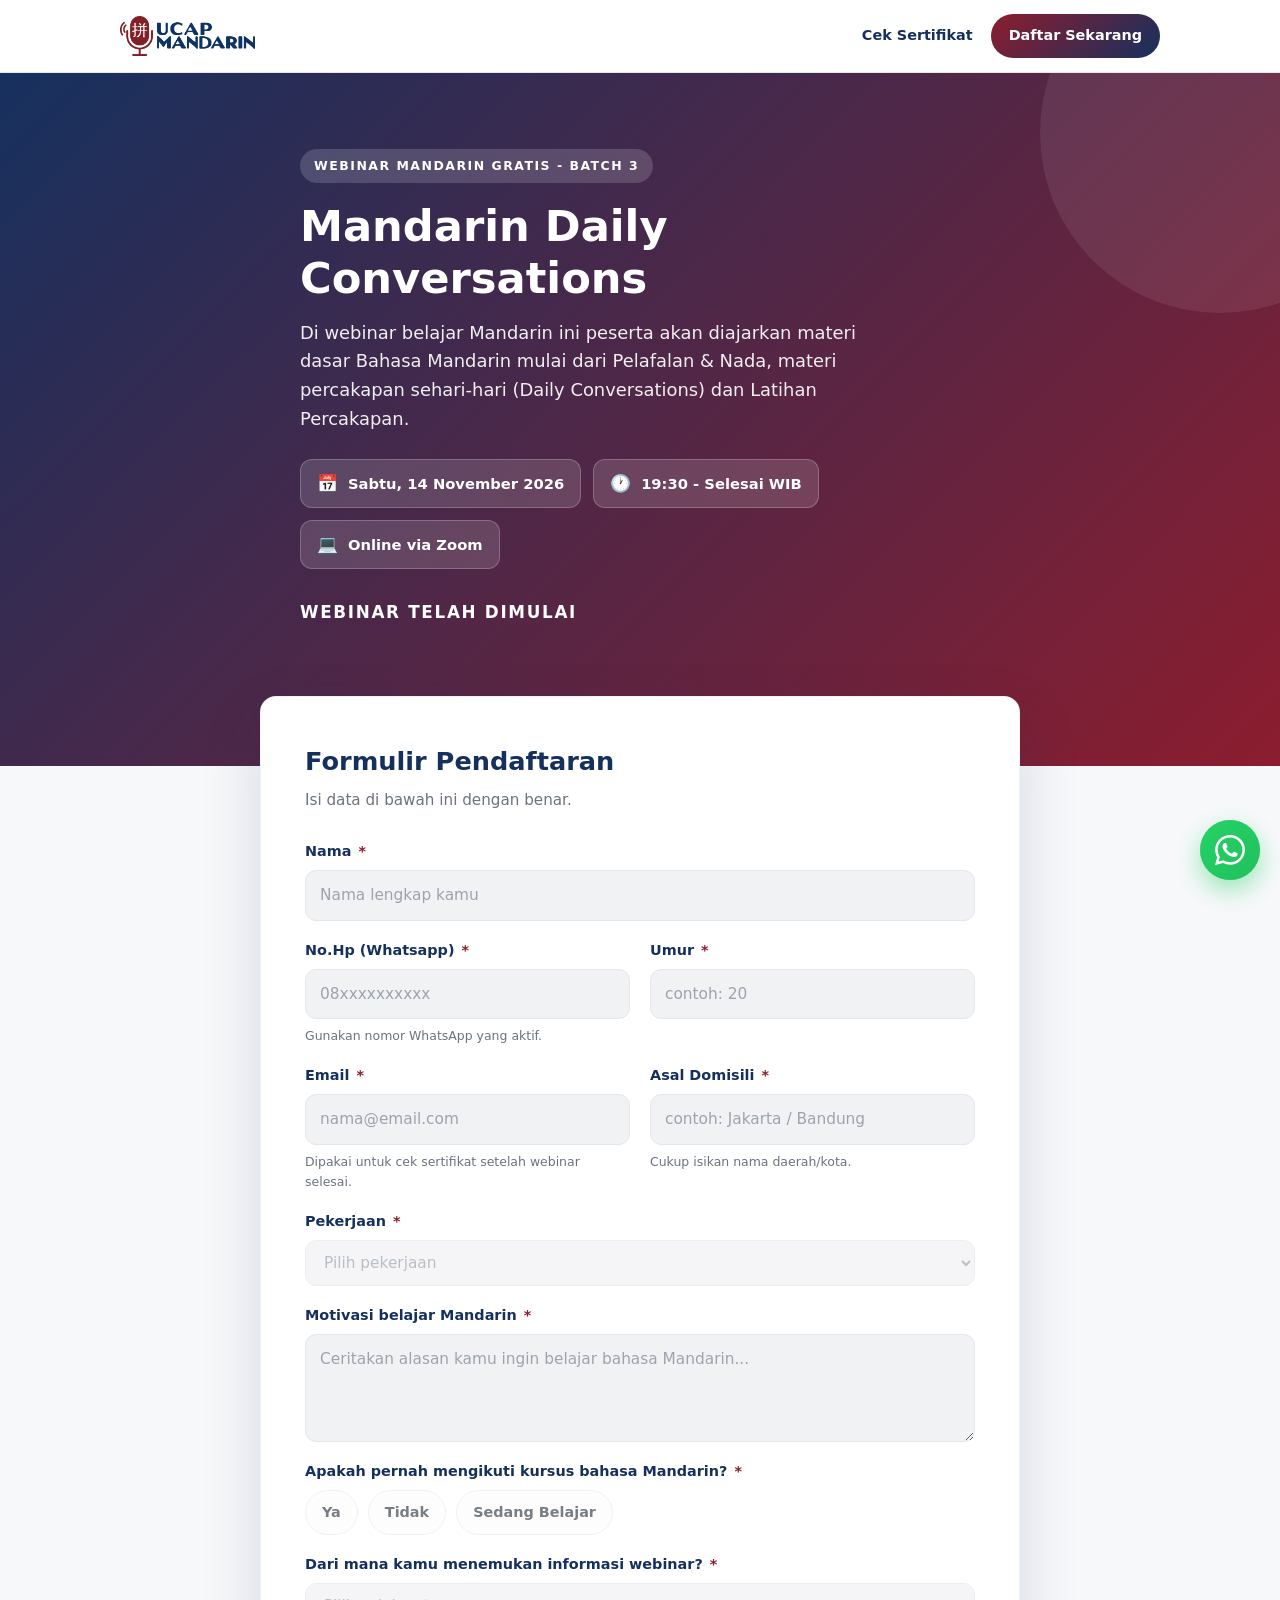
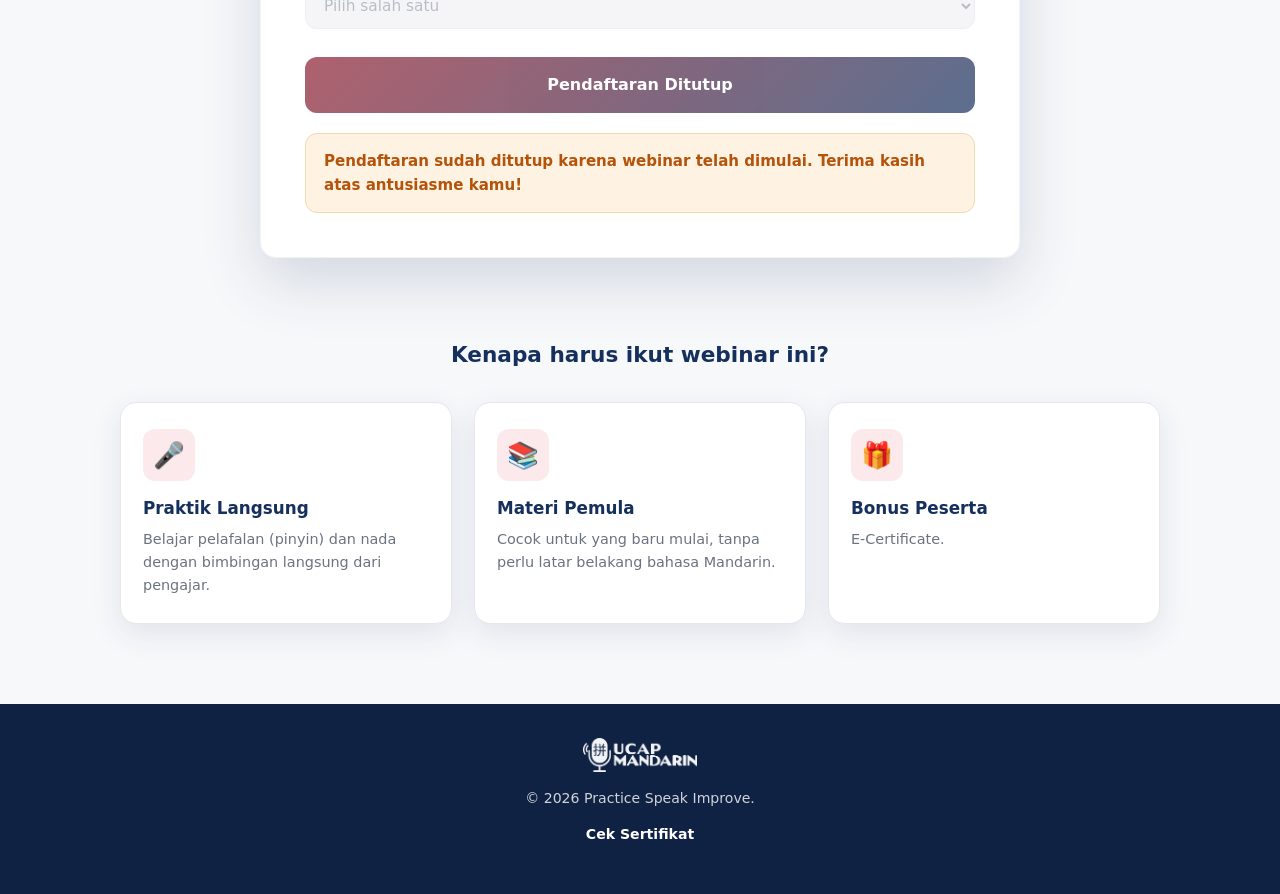
<file: index.html>
<!DOCTYPE html>
<html lang="id">
<head>
  <meta charset="UTF-8" />
  <meta name="viewport" content="width=device-width, initial-scale=1.0" />
  <meta name="description" content="Registrasi Webinar Belajar Mandarin bersama UCAP MANDARIN." />
  <title>Registrasi Webinar - UCAP MANDARIN</title>
  <link rel="icon" href="Logo.png" />
  <link rel="stylesheet" href="css/style.css" />
  <link rel="stylesheet" href="css/floating-wa.css" />
</head>
<body>

  <header class="site-header">
    <div class="container">
      <a class="brand" href="#daftar" aria-label="UCAP MANDARIN">
        <img src="Logo.png" alt="Logo UCAP MANDARIN" />
      </a>
      <nav class="header-nav">
        <a class="header-link" href="cek-sertifikat.html">Cek Sertifikat</a>
        <a class="header-cta" href="#daftar">Daftar Sekarang</a>
      </nav>
    </div>
  </header>

  <!-- ================= HERO =================
       Ganti teks di bawah ini sesuai detail webinar Anda -->
  <section class="hero">
    <div class="container hero-inner">
      <span class="eyebrow">Webinar Mandarin Gratis - Batch 3</span>
      <h1>Mandarin Daily Conversations</h1>
      <p class="lead">
        Di webinar belajar Mandarin ini peserta akan diajarkan materi dasar Bahasa Mandarin mulai dari Pelafalan & Nada, materi percakapan sehari-hari (Daily Conversations) dan Latihan Percakapan.
      </p>
      <div class="hero-meta" id="heroMeta">
        <div class="meta-chip"><span class="ico">&#128197;</span> Sabtu, 14 November 2026</div>
        <div class="meta-chip"><span class="ico">&#128336;</span> 19:30 - 20:30 WIB</div>
        <div class="meta-chip"><span class="ico">&#128187;</span> Online via Zoom</div>
        <div class="meta-chip"><span class="ico">&#127873;</span> GRATIS</div>
      </div>

      <div class="countdown" id="countdown" hidden>
        <p class="countdown-title">Webinar dimulai dalam</p>
        <div class="countdown-boxes">
          <div class="cd-box"><span class="cd-num" id="cd-days">00</span><span class="cd-label">Hari</span></div>
          <div class="cd-box"><span class="cd-num" id="cd-hours">00</span><span class="cd-label">Jam</span></div>
          <div class="cd-box"><span class="cd-num" id="cd-mins">00</span><span class="cd-label">Menit</span></div>
          <div class="cd-box"><span class="cd-num" id="cd-secs">00</span><span class="cd-label">Detik</span></div>
        </div>
      </div>
    </div>
  </section>

  <!-- ================= FORM ================= -->
  <section class="form-section" id="daftar">
    <div class="container">
      <div class="form-card">
        <h2>Formulir Pendaftaran</h2>
        <p class="subtitle">Isi data di bawah ini dengan benar.</p>

        <form id="regForm" novalidate>
          <div class="grid">

            <div class="field full">
              <label for="nama">Nama <span class="req">*</span></label>
              <input type="text" id="nama" name="nama" placeholder="Nama lengkap kamu" autocomplete="name" required />
              <p class="error-text" data-for="nama">Mohon isi nama kamu.</p>
            </div>

            <div class="field">
              <label for="hp">No.Hp (Whatsapp) <span class="req">*</span></label>
              <input type="tel" id="hp" name="hp" placeholder="08xxxxxxxxxx" inputmode="numeric" autocomplete="tel" required />
              <p class="hint">Gunakan nomor WhatsApp yang aktif.</p>
              <p class="error-text" data-for="hp">Masukkan nomor WhatsApp yang valid (min. 9 digit angka).</p>
            </div>

            <div class="field">
              <label for="umur">Umur <span class="req">*</span></label>
              <input type="number" id="umur" name="umur" placeholder="contoh: 20" min="5" max="100" required />
              <p class="error-text" data-for="umur">Masukkan umur yang valid.</p>
            </div>

            <div class="field">
              <label for="email">Email <span class="req">*</span></label>
              <input type="email" id="email" name="email" placeholder="nama@email.com" autocomplete="email" required />
              <p class="hint">Dipakai untuk cek sertifikat setelah webinar selesai.</p>
              <p class="error-text" data-for="email">Masukkan email yang valid.</p>
            </div>

            <div class="field">
              <label for="domisili">Asal Domisili <span class="req">*</span></label>
              <input type="text" id="domisili" name="domisili" placeholder="contoh: Jakarta / Bandung" required />
              <p class="hint">Cukup isikan nama daerah/kota.</p>
              <p class="error-text" data-for="domisili">Mohon isi asal domisili kamu.</p>
            </div>

            <div class="field full">
              <label for="pekerjaan">Pekerjaan <span class="req">*</span></label>
              <select id="pekerjaan" name="pekerjaan" required>
                <option value="" disabled selected>Pilih pekerjaan</option>
                <option>Pelajar / Mahasiswa</option>
                <option>Karyawan / Swasta</option>
                <option>Wirausaha</option>
                <option>Guru / Dosen</option>
                <option>Ibu Rumah Tangga</option>
                <option>Freelancer</option>
                <option>Lainnya</option>
              </select>
              <p class="error-text" data-for="pekerjaan">Mohon pilih pekerjaan kamu.</p>
            </div>

            <div class="field full">
              <label for="motivasi">Motivasi belajar Mandarin <span class="req">*</span></label>
              <textarea id="motivasi" name="motivasi" placeholder="Ceritakan alasan kamu ingin belajar bahasa Mandarin..." required></textarea>
              <p class="error-text" data-for="motivasi">Mohon tuliskan motivasi kamu.</p>
            </div>

            <div class="field full">
              <label>Apakah pernah mengikuti kursus bahasa Mandarin? <span class="req">*</span></label>
              <div class="radio-group" data-group="kursus">
                <label class="radio-opt">
                  <input type="radio" name="kursus" value="Ya" required />
                  <span>Ya</span>
                </label>
                <label class="radio-opt">
                  <input type="radio" name="kursus" value="Tidak" />
                  <span>Tidak</span>
                </label>
                <label class="radio-opt">
                  <input type="radio" name="kursus" value="Sedang berjalan" />
                  <span>Sedang Belajar</span>
                </label>
              </div>
              <p class="error-text" data-for="kursus">Mohon pilih salah satu.</p>
            </div>

            <div class="field full">
              <label for="sumber">Dari mana kamu menemukan informasi webinar? <span class="req">*</span></label>
              <select id="sumber" name="sumber" required>
                <option value="" disabled selected>Pilih salah satu</option>
                <option>Threads</option>
                <option>Instagram</option>
                <option>TikTok</option>
                <option>Facebook</option>
                <option>WhatsApp / Broadcast</option>
                <option>Teman / Keluarga</option>
                <option>Google</option>
                <option>Lainnya</option>
              </select>
              <p class="error-text" data-for="sumber">Mohon pilih salah satu.</p>
            </div>

            <!-- Honeypot (jangan diisi) -->
            <div class="hp" aria-hidden="true">
              <label for="website">Website</label>
              <input type="text" id="website" name="website" tabindex="-1" autocomplete="off" />
            </div>

          </div>

          <div class="submit-row">
            <button type="submit" class="btn" id="submitBtn">
              <span class="spinner"></span>
              <span class="btn-label">Daftar Sekarang</span>
            </button>
          </div>

          <div class="notice" id="notice" role="status" aria-live="polite"></div>
        </form>
      </div>
    </div>
  </section>

  <!-- ================= BENEFITS ================= -->
  <section class="benefits">
    <div class="container">
      <h3>Kenapa harus ikut webinar ini?</h3>
      <div class="benefit-grid">
        <div class="benefit">
          <div class="ico">&#127908;</div>
          <h4>Praktik Langsung</h4>
          <p>Belajar pelafalan (pinyin) dan nada dengan bimbingan langsung dari pengajar.</p>
        </div>
        <div class="benefit">
          <div class="ico">&#128218;</div>
          <h4>Materi Pemula</h4>
          <p>Cocok untuk yang baru mulai, tanpa perlu latar belakang bahasa Mandarin.</p>
        </div>
        <div class="benefit">
          <div class="ico">&#127873;</div>
          <h4>Bonus Peserta</h4>
          <p>E-Certificate.</p>
        </div>
      </div>
    </div>
  </section>

  <footer>
    <div class="container">
      <img src="Logo.png" alt="UCAP MANDARIN" />
      <p>&copy; <span id="year"></span> Practice Speak Improve.</p>
      <p style="margin-top:8px;"><a href="cek-sertifikat.html">Cek Sertifikat</a></p>
    </div>
  </footer>

  <script src="js/config.js"></script>
  <script src="js/main.js"></script>
  <script src="js/floating-wa.js"></script>
  <script src="js/no-inspect.js"></script>
</body>
</html>
</file>
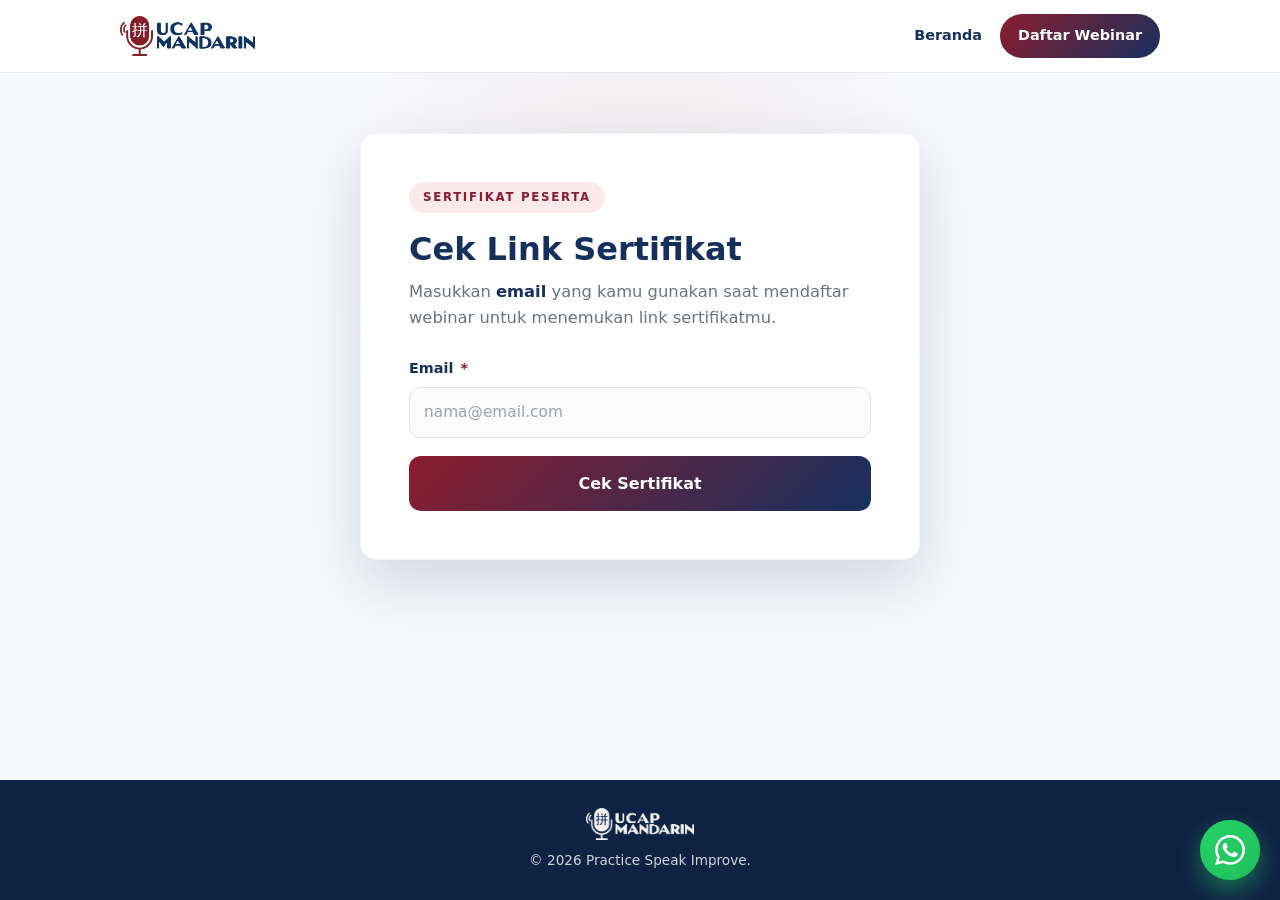
<file: cek-sertifikat.html>
<!DOCTYPE html>
<html lang="id">
<head>
  <meta charset="UTF-8" />
  <meta name="viewport" content="width=device-width, initial-scale=1.0" />
  <meta name="robots" content="noindex" />
  <title>Cek Sertifikat - UCAP MANDARIN</title>
  <link rel="icon" href="Logo.png" />
  <link rel="stylesheet" href="css/cek-sertifikat.css" />
  <link rel="stylesheet" href="css/floating-wa.css" />
</head>
<body>

  <header class="site-header">
    <div class="container">
      <a class="brand" href="index.html" aria-label="UCAP MANDARIN">
        <img src="Logo.png" alt="Logo UCAP MANDARIN" />
      </a>
      <nav class="header-nav">
        <a class="header-link" href="index.html">Beranda</a>
        <a class="header-cta" href="index.html#daftar">Daftar Webinar</a>
      </nav>
    </div>
  </header>

  <main>
    <div class="container">
      <div class="card">
        <span class="eyebrow">Sertifikat Peserta</span>
        <h1>Cek Link Sertifikat</h1>
        <p class="lead">
          Masukkan <strong>email</strong> yang kamu gunakan saat mendaftar webinar
          untuk menemukan link sertifikatmu.
        </p>

        <form id="certForm" novalidate>
          <div class="field">
            <label for="email">Email <span class="req">*</span></label>
            <input type="email" id="email" name="email" placeholder="nama@email.com" autocomplete="email" required />
            <p class="error-text" data-for="email">Masukkan email yang valid.</p>
          </div>

          <button type="submit" class="btn" id="checkBtn">
            <span class="spinner"></span>
            <span class="btn-label">Cek Sertifikat</span>
          </button>
        </form>

        <div class="notice" id="notice" role="status" aria-live="polite"></div>

        <div class="result" id="result">
          <div class="result-icon">&#127942;</div>
          <h2 class="result-title" id="resultTitle"></h2>
          <p class="result-text" id="resultText"></p>

          <form class="review-form" id="reviewForm" novalidate>
            <h3>Beri Review Webinar</h3>
            <p class="review-sub">
              Bagikan pengalamanmu mengikuti webinar dulu, lalu tombol download
              sertifikat akan langsung muncul.
            </p>

            <div class="rating" id="rating" role="radiogroup" aria-label="Rating webinar">
              <button type="button" class="star" data-value="1" role="radio" aria-checked="false" aria-label="1 bintang">&#9733;</button>
              <button type="button" class="star" data-value="2" role="radio" aria-checked="false" aria-label="2 bintang">&#9733;</button>
              <button type="button" class="star" data-value="3" role="radio" aria-checked="false" aria-label="3 bintang">&#9733;</button>
              <button type="button" class="star" data-value="4" role="radio" aria-checked="false" aria-label="4 bintang">&#9733;</button>
              <button type="button" class="star" data-value="5" role="radio" aria-checked="false" aria-label="5 bintang">&#9733;</button>
            </div>
            <p class="error-text" data-for="rating">Pilih rating webinar terlebih dahulu.</p>

            <label class="sr-only" for="reviewText">Review webinar</label>
            <textarea id="reviewText" name="review" rows="4" maxlength="600" placeholder="Tulis kesan, saran, atau pengalamanmu mengikuti webinar..." required></textarea>
            <p class="error-text" data-for="review">Tulis review kamu terlebih dahulu.</p>

            <button type="submit" class="btn btn-review" id="reviewBtn">
              <span class="spinner"></span>
              <span class="btn-label">Kirim Review &amp; Buka Download</span>
            </button>
            <p class="review-status" id="reviewStatus" role="status" aria-live="polite"></p>
          </form>

          <a class="btn btn-download" id="downloadBtn" href="#" target="_blank" rel="noopener">
            <span>&#128196;</span> Buka / Download Sertifikat
          </a>
        </div>
      </div>
    </div>
  </main>

  <footer>
    <div class="container">
      <img src="Logo.png" alt="UCAP MANDARIN" />
      <p>&copy; <span id="year"></span> Practice Speak Improve.</p>
    </div>
  </footer>

  <script src="js/config.js"></script>
  <script src="js/cek-sertifikat.js"></script>
  <script src="js/floating-wa.js"></script>
  <script src="js/no-inspect.js"></script>
</body>
</html>
</file>
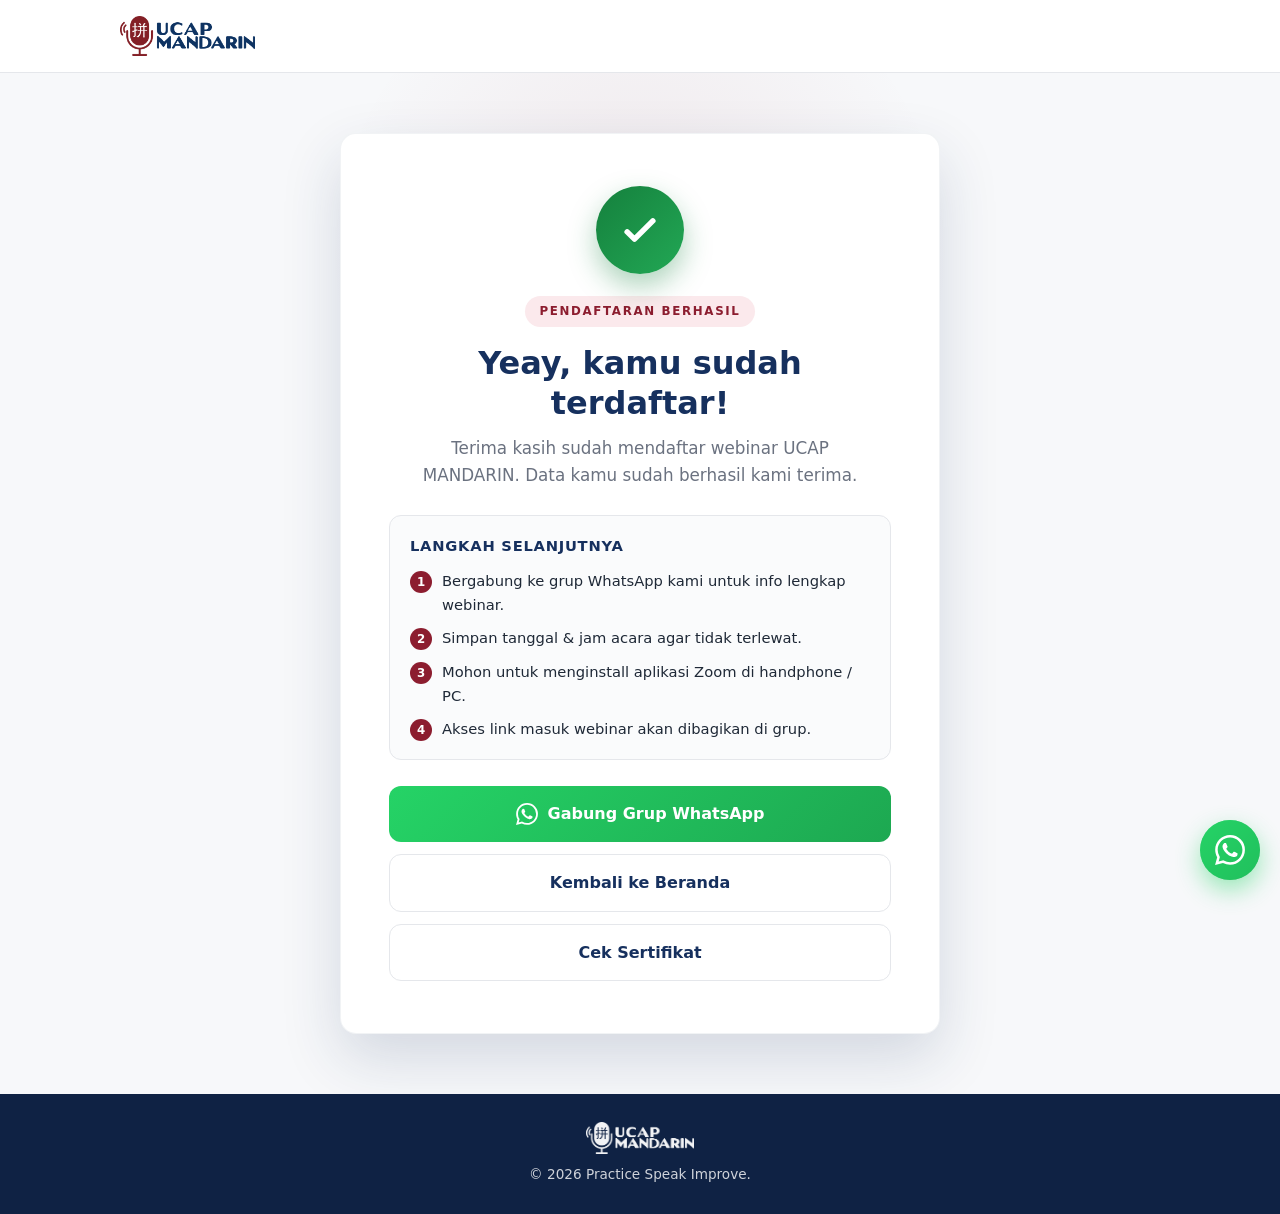
<file: thank-you.html>
<!DOCTYPE html>
<html lang="id">
<head>
  <meta charset="UTF-8" />
  <meta name="viewport" content="width=device-width, initial-scale=1.0" />
  <meta name="robots" content="noindex" />
  <title>Pendaftaran Berhasil - UCAP MANDARIN</title>
  <link rel="icon" href="Logo.png" />
  <link rel="stylesheet" href="css/thank-you.css" />
  <link rel="stylesheet" href="css/floating-wa.css" />
</head>
<body>

  <header class="site-header">
    <div class="container">
      <a class="brand" href="index.html" aria-label="UCAP MANDARIN">
        <img src="Logo.png" alt="Logo UCAP MANDARIN" />
      </a>
    </div>
  </header>

  <main>
    <div class="container" style="display:flex;justify-content:center;">
      <div class="card">
        <div class="check" aria-hidden="true">
          <svg viewBox="0 0 24 24" fill="none" stroke="#fff" stroke-width="3" stroke-linecap="round" stroke-linejoin="round">
            <path d="M5 13l4 4L19 7" />
          </svg>
        </div>

        <span class="eyebrow">Pendaftaran Berhasil</span>
        <h1>Yeay, kamu sudah terdaftar!</h1>
        <p class="lead" id="leadText">
          Terima kasih sudah mendaftar webinar UCAP MANDARIN. Data kamu sudah berhasil kami terima.
        </p>

        <div class="steps">
          <h2>Langkah selanjutnya</h2>
          <ul>
            <li><span class="num">1</span> Bergabung ke grup WhatsApp kami untuk info lengkap webinar.</li>
            <li><span class="num">2</span> Simpan tanggal &amp; jam acara agar tidak terlewat.</li>
            <li><span class="num">3</span> Mohon untuk menginstall aplikasi Zoom di handphone / PC.</li>
            <li><span class="num">4</span> Akses link masuk webinar akan dibagikan di grup.</li>
          </ul>
        </div>

        <div class="actions">
          <a class="btn btn-wa" id="waBtn" href="#">
            <svg viewBox="0 0 24 24" aria-hidden="true"><path d="M17.472 14.382c-.297-.149-1.758-.867-2.03-.967-.273-.099-.471-.148-.67.15-.197.297-.767.966-.94 1.164-.173.199-.347.223-.644.075-.297-.15-1.255-.463-2.39-1.475-.883-.788-1.48-1.761-1.653-2.059-.173-.297-.018-.458.13-.606.134-.133.298-.347.446-.52.149-.174.198-.298.298-.497.099-.198.05-.371-.025-.52-.075-.149-.669-1.612-.916-2.207-.242-.579-.487-.5-.669-.51-.173-.008-.371-.01-.57-.01-.198 0-.52.074-.792.372-.272.297-1.04 1.016-1.04 2.479 0 1.462 1.065 2.875 1.213 3.074.149.198 2.096 3.2 5.077 4.487.709.306 1.262.489 1.694.625.712.227 1.36.195 1.871.118.571-.085 1.758-.719 2.006-1.413.248-.694.248-1.289.173-1.413-.074-.124-.272-.198-.57-.347m-5.421 7.403h-.004a9.87 9.87 0 01-5.031-1.378l-.361-.214-3.741.982.998-3.648-.235-.374a9.86 9.86 0 01-1.51-5.26c.001-5.45 4.436-9.884 9.888-9.884 2.64 0 5.122 1.03 6.988 2.898a9.825 9.825 0 012.893 6.994c-.003 5.45-4.437 9.884-9.885 9.884m8.413-18.297A11.815 11.815 0 0012.05 0C5.495 0 .16 5.335.157 11.892c0 2.096.547 4.142 1.588 5.945L.057 24l6.305-1.654a11.882 11.882 0 005.683 1.448h.005c6.554 0 11.89-5.335 11.893-11.893a11.821 11.821 0 00-3.48-8.413Z"/></svg>
            Gabung Grup WhatsApp
          </a>
          <p class="wa-warn" id="waWarn">Link grup WhatsApp belum diatur. Silakan hubungi admin.</p>

          <a class="btn btn-ghost" href="index.html">Kembali ke Beranda</a>
          <a class="btn btn-ghost" href="cek-sertifikat.html">Cek Sertifikat</a>
        </div>
      </div>
    </div>
  </main>

  <footer>
    <div class="container">
      <img src="Logo.png" alt="UCAP MANDARIN" />
      <p>&copy; <span id="year"></span> Practice Speak Improve.</p>
    </div>
  </footer>

  <script src="js/config.js"></script>
  <script src="js/thank-you.js"></script>
  <script src="js/floating-wa.js"></script>
  <script src="js/no-inspect.js"></script>
</body>
</html>
</file>
<file: css/style.css>
:root {
  --maroon: #8C1D2F;
  --maroon-dark: #6E1624;
  --maroon-soft: #FBE9EC;
  --navy: #16305E;
  --navy-dark: #0F2244;
  --bg: #F7F8FA;
  --card: #ffffff;
  --text: #1F2937;
  --muted: #6B7280;
  --border: #E5E7EB;
  --green: #15803D;
  --green-soft: #E7F6EC;
  --red: #B91C1C;
  --red-soft: #FDECEC;
  --radius: 16px;
  --shadow: 0 10px 30px rgba(22, 48, 94, 0.10);
  --shadow-lg: 0 24px 60px rgba(22, 48, 94, 0.16);
}

* { box-sizing: border-box; }

html { scroll-behavior: smooth; }

body {
  margin: 0;
  font-family: "Segoe UI", system-ui, -apple-system, Roboto, Helvetica, Arial, sans-serif;
  color: var(--text);
  background: var(--bg);
  line-height: 1.6;
  -webkit-font-smoothing: antialiased;
}

img { max-width: 100%; display: block; }

.container {
  width: 100%;
  max-width: 1080px;
  margin: 0 auto;
  padding: 0 20px;
}

/* ---------- Header ---------- */
header.site-header {
  position: sticky;
  top: 0;
  z-index: 20;
  background: rgba(255, 255, 255, 0.92);
  backdrop-filter: blur(10px);
  border-bottom: 1px solid var(--border);
}

.site-header .container {
  display: flex;
  align-items: center;
  justify-content: space-between;
  gap: 16px;
  height: 72px;
}

.brand {
  display: flex;
  align-items: center;
  gap: 12px;
  text-decoration: none;
}

.brand img {
  height: 40px;
  width: auto;
}

.header-nav {
  display: flex;
  align-items: center;
  gap: 18px;
}

.header-link {
  font-size: 0.9rem;
  font-weight: 700;
  color: var(--navy);
  text-decoration: none;
  white-space: nowrap;
}

.header-link:hover { color: var(--maroon); }

.header-cta {
  font-size: 0.9rem;
  font-weight: 700;
  color: #fff;
  background: linear-gradient(135deg, var(--maroon), var(--navy));
  padding: 10px 18px;
  border-radius: 999px;
  text-decoration: none;
  white-space: nowrap;
  transition: transform 0.15s ease, box-shadow 0.15s ease;
}

@media (max-width: 480px) { .header-cta { display: none; } }

@media (max-width: 560px) { .header-link { font-size: 0.82rem; } .header-nav { gap: 10px; } }

.header-cta:hover { transform: translateY(-2px); box-shadow: 0 8px 18px rgba(140, 29, 47, 0.3); }

/* ---------- Hero ---------- */
.hero {
  position: relative;
  overflow: hidden;
  background: linear-gradient(135deg, var(--navy) 0%, var(--maroon) 100%);
  color: #fff;
  padding: clamp(40px, 7vw, 76px) 0 clamp(90px, 12vw, 140px);
}

.hero::after {
  content: "";
  position: absolute;
  right: -120px;
  top: -120px;
  width: 360px;
  height: 360px;
  border-radius: 50%;
  background: rgba(255, 255, 255, 0.08);
}

.hero-inner { position: relative; z-index: 1; max-width: 720px; }

.eyebrow {
  display: inline-block;
  font-size: 0.78rem;
  font-weight: 700;
  letter-spacing: 0.12em;
  text-transform: uppercase;
  background: rgba(255, 255, 255, 0.16);
  padding: 7px 14px;
  border-radius: 999px;
  margin-bottom: 18px;
}

.hero h1 {
  font-size: clamp(1.7rem, 4.4vw, 2.7rem);
  line-height: 1.2;
  margin: 0 0 14px;
  font-weight: 800;
}

.hero p.lead {
  font-size: clamp(1rem, 2.2vw, 1.12rem);
  margin: 0 0 26px;
  color: rgba(255, 255, 255, 0.92);
  max-width: 580px;
}

.hero-meta {
  display: flex;
  flex-wrap: wrap;
  gap: 12px;
}

.meta-chip {
  display: flex;
  align-items: center;
  gap: 10px;
  background: rgba(255, 255, 255, 0.14);
  border: 1px solid rgba(255, 255, 255, 0.22);
  padding: 10px 16px;
  border-radius: 12px;
  font-size: 0.92rem;
  font-weight: 600;
}

.meta-chip .ico { font-size: 1.05rem; }

/* ---------- Countdown ---------- */
.countdown { margin-top: 30px; }
.countdown[hidden] { display: none; }

.countdown-title {
  margin: 0 0 12px;
  font-size: 0.82rem;
  font-weight: 700;
  letter-spacing: 0.1em;
  text-transform: uppercase;
  color: rgba(255, 255, 255, 0.8);
}

.countdown-boxes {
  display: flex;
  flex-wrap: wrap;
  gap: 12px;
}

.cd-box {
  flex: 1 1 0;
  min-width: 68px;
  background: rgba(255, 255, 255, 0.14);
  border: 1px solid rgba(255, 255, 255, 0.22);
  border-radius: 14px;
  padding: 12px 8px;
  text-align: center;
}

.cd-num {
  display: block;
  font-size: clamp(1.5rem, 5vw, 2.1rem);
  font-weight: 800;
  line-height: 1.1;
  font-variant-numeric: tabular-nums;
}

.cd-label {
  display: block;
  margin-top: 4px;
  font-size: 0.72rem;
  font-weight: 600;
  letter-spacing: 0.06em;
  text-transform: uppercase;
  color: rgba(255, 255, 255, 0.82);
}

.countdown-live {
  font-size: 1.05rem;
  font-weight: 800;
  color: #fff;
  margin: 0;
}

/* ---------- Form section ---------- */
.form-section { margin-top: -70px; padding-bottom: 70px; position: relative; z-index: 2; }

.form-card {
  background: var(--card);
  border-radius: var(--radius);
  box-shadow: var(--shadow-lg);
  padding: clamp(22px, 4vw, 44px);
  border: 1px solid rgba(22, 48, 94, 0.06);
  max-width: 760px;
  margin: 0 auto;
}

.form-card h2 {
  margin: 0 0 6px;
  font-size: clamp(1.25rem, 3vw, 1.6rem);
  color: var(--navy);
}

.form-card .subtitle {
  margin: 0 0 28px;
  color: var(--muted);
  font-size: 0.95rem;
}

.grid {
  display: grid;
  grid-template-columns: 1fr 1fr;
  gap: 18px 20px;
}

.field { display: flex; flex-direction: column; gap: 7px; }
.field.full { grid-column: 1 / -1; }

label {
  font-weight: 700;
  font-size: 0.9rem;
  color: var(--navy);
}

label .req { color: var(--maroon); margin-left: 2px; }

input[type="text"],
input[type="tel"],
input[type="email"],
input[type="number"],
select,
textarea {
  width: 100%;
  font: inherit;
  font-size: 0.96rem;
  color: var(--text);
  background: #FCFCFD;
  border: 1.5px solid var(--border);
  border-radius: 11px;
  padding: 12px 14px;
  transition: border-color 0.15s ease, box-shadow 0.15s ease, background 0.15s ease;
}

textarea { resize: vertical; min-height: 108px; }

input:focus, select:focus, textarea:focus {
  outline: none;
  border-color: var(--maroon);
  background: #fff;
  box-shadow: 0 0 0 4px rgba(140, 29, 47, 0.10);
}

input::placeholder, textarea::placeholder { color: #9CA3AF; }

.hint { font-size: 0.78rem; color: var(--muted); margin: 0; }

/* radio group */
.radio-group { display: flex; flex-wrap: wrap; gap: 10px; }

.radio-opt {
  position: relative;
  display: inline-flex;
  align-items: center;
}

.radio-opt input {
  position: absolute;
  opacity: 0;
  width: 100%;
  height: 100%;
  margin: 0;
  cursor: pointer;
}

.radio-opt span {
  display: inline-flex;
  align-items: center;
  gap: 8px;
  padding: 10px 16px;
  border-radius: 999px;
  border: 1.5px solid var(--border);
  background: #FCFCFD;
  font-size: 0.9rem;
  font-weight: 600;
  color: var(--text);
  cursor: pointer;
  transition: all 0.15s ease;
}

.radio-opt input:checked + span {
  border-color: var(--maroon);
  background: var(--maroon-soft);
  color: var(--maroon-dark);
}

.radio-opt input:focus-visible + span { box-shadow: 0 0 0 4px rgba(140, 29, 47, 0.15); }

/* honeypot */
.hp { position: absolute; left: -9999px; width: 1px; height: 1px; overflow: hidden; }

.submit-row { margin-top: 28px; }

.btn {
  display: inline-flex;
  align-items: center;
  justify-content: center;
  gap: 10px;
  width: 100%;
  font: inherit;
  font-weight: 800;
  font-size: 1rem;
  color: #fff;
  background: linear-gradient(135deg, var(--maroon), var(--navy));
  border: none;
  border-radius: 12px;
  padding: 15px 20px;
  cursor: pointer;
  transition: transform 0.15s ease, box-shadow 0.15s ease, opacity 0.15s ease;
}

.btn:hover:not(:disabled) { transform: translateY(-2px); box-shadow: 0 12px 26px rgba(140, 29, 47, 0.32); }
.btn:disabled { opacity: 0.7; cursor: not-allowed; }

.spinner {
  width: 18px;
  height: 18px;
  border: 2.5px solid rgba(255, 255, 255, 0.4);
  border-top-color: #fff;
  border-radius: 50%;
  animation: spin 0.7s linear infinite;
  display: none;
}

.btn.loading .spinner { display: inline-block; }

@keyframes spin { to { transform: rotate(360deg); } }

/* notifications */
.notice {
  margin-top: 20px;
  padding: 15px 18px;
  border-radius: 12px;
  font-size: 0.94rem;
  font-weight: 600;
  display: none;
  align-items: flex-start;
  gap: 10px;
}

.notice.show { display: flex; }
.notice.success { background: var(--green-soft); color: var(--green); border: 1px solid #BFE7CC; }
.notice.error { background: var(--red-soft); color: var(--red); border: 1px solid #F5C2C2; }
.notice.info { background: #FEF3E2; color: #B45309; border: 1px solid #F3D9AE; }

/* state terkunci (pendaftaran ditutup) */
input:disabled, select:disabled, textarea:disabled {
  background: #F1F2F4;
  color: #9CA3AF;
  cursor: not-allowed;
}
.radio-opt input:disabled + span { opacity: 0.6; cursor: not-allowed; }

.error-text { color: var(--red); font-size: 0.78rem; font-weight: 600; display: none; }
input.invalid, select.invalid, textarea.invalid { border-color: var(--red); background: #FFF8F8; }
input.invalid + .error-text.show, .field .error-text.show { display: block; }

/* ---------- Benefits ---------- */
.benefits { padding: 10px 0 80px; }
.benefits h3 { text-align: center; color: var(--navy); font-size: 1.35rem; margin: 0 0 30px; }
.benefit-grid { display: grid; grid-template-columns: repeat(3, 1fr); gap: 22px; }
.benefit {
  background: var(--card);
  border: 1px solid var(--border);
  border-radius: var(--radius);
  padding: 26px 22px;
  box-shadow: var(--shadow);
}
.benefit .ico {
  font-size: 1.6rem;
  width: 52px;
  height: 52px;
  display: grid;
  place-items: center;
  border-radius: 12px;
  background: var(--maroon-soft);
  margin-bottom: 14px;
}
.benefit h4 { margin: 0 0 6px; color: var(--navy); font-size: 1.05rem; }
.benefit p { margin: 0; color: var(--muted); font-size: 0.9rem; }

/* ---------- Footer ---------- */
footer {
  background: var(--navy-dark);
  color: rgba(255, 255, 255, 0.8);
  padding: 34px 0;
  text-align: center;
  font-size: 0.88rem;
}
footer img { height: 34px; margin: 0 auto 12px; filter: brightness(0) invert(1); opacity: 0.95; }
footer a { color: #fff; text-decoration: none; font-weight: 600; }

/* ---------- Responsive ---------- */
@media (max-width: 720px) {
  .grid { grid-template-columns: 1fr; }
  .benefit-grid { grid-template-columns: 1fr; }
  .brand img { height: 34px; }
}

@media (max-width: 400px) {
  .meta-chip { font-size: 0.85rem; padding: 8px 12px; }
}
</file>
<file: css/floating-wa.css>
/* =====================================================
   Floating Button WhatsApp (bantuan)
   Hanya menambah elemen .wa-float, tidak mengubah style lain.
   ===================================================== */
.wa-float {
  position: fixed;
  right: 20px;
  bottom: 20px;
  z-index: 999;
  display: inline-flex;
  align-items: center;
  gap: 0;
  width: 60px;
  height: 60px;
  border-radius: 50%;
  background: linear-gradient(135deg, #25D366, #1DA851);
  box-shadow: 0 10px 24px rgba(37, 211, 102, 0.45);
  text-decoration: none;
  transition: width 0.25s ease, transform 0.2s ease, box-shadow 0.2s ease;
}

.wa-float:hover {
  transform: translateY(-3px);
  box-shadow: 0 14px 30px rgba(37, 211, 102, 0.55);
}

.wa-float .wa-float-icon {
  flex: none;
  width: 60px;
  height: 60px;
  display: grid;
  place-items: center;
}

.wa-float .wa-float-icon svg {
  width: 30px;
  height: 30px;
  fill: #fff;
}

.wa-float .wa-float-text {
  max-width: 0;
  overflow: hidden;
  white-space: nowrap;
  color: #fff;
  font-size: 0.92rem;
  font-weight: 700;
  transition: max-width 0.25s ease, margin 0.25s ease;
}

@media (min-width: 721px) {
  .wa-float:hover { width: auto; border-radius: 999px; }
  .wa-float:hover .wa-float-text { max-width: 220px; margin-right: 18px; }
}

/* pulse ring */
.wa-float::before {
  content: "";
  position: absolute;
  inset: 0;
  border-radius: 50%;
  background: rgba(37, 211, 102, 0.55);
  animation: wa-pulse 2s infinite;
  z-index: -1;
}

@keyframes wa-pulse {
  0% { transform: scale(1); opacity: 0.7; }
  70% { transform: scale(1.6); opacity: 0; }
  100% { transform: scale(1.6); opacity: 0; }
}

@media (max-width: 480px) {
  .wa-float { width: 54px; height: 54px; right: 16px; bottom: 16px; }
  .wa-float .wa-float-icon { width: 54px; height: 54px; }
  .wa-float .wa-float-icon svg { width: 26px; height: 26px; }
}

@media (prefers-reduced-motion: reduce) {
  .wa-float::before { animation: none; }
}
</file>
<file: css/cek-sertifikat.css>
:root {
  --maroon: #8C1D2F;
  --maroon-dark: #6E1624;
  --maroon-soft: #FBE9EC;
  --navy: #16305E;
  --navy-dark: #0F2244;
  --bg: #F7F8FA;
  --card: #ffffff;
  --text: #1F2937;
  --muted: #6B7280;
  --border: #E5E7EB;
  --green: #15803D;
  --green-soft: #E7F6EC;
  --red: #B91C1C;
  --red-soft: #FDECEC;
  --amber: #B45309;
  --amber-soft: #FEF3E2;
  --radius: 16px;
  --shadow-lg: 0 24px 60px rgba(22, 48, 94, 0.16);
}

* { box-sizing: border-box; }

html { scroll-behavior: smooth; }

body {
  margin: 0;
  min-height: 100vh;
  display: flex;
  flex-direction: column;
  font-family: "Segoe UI", system-ui, -apple-system, Roboto, Helvetica, Arial, sans-serif;
  color: var(--text);
  background: var(--bg);
  line-height: 1.6;
  -webkit-font-smoothing: antialiased;
}

img { max-width: 100%; display: block; }

.container {
  width: 100%;
  max-width: 1080px;
  margin: 0 auto;
  padding: 0 20px;
}

/* ---------- Header ---------- */
header.site-header {
  background: rgba(255, 255, 255, 0.92);
  backdrop-filter: blur(10px);
  border-bottom: 1px solid var(--border);
}

.site-header .container {
  display: flex;
  align-items: center;
  justify-content: space-between;
  gap: 16px;
  height: 72px;
}

.brand {
  display: flex;
  align-items: center;
  gap: 12px;
  text-decoration: none;
}

.brand img { height: 40px; width: auto; }

.header-nav { display: flex; align-items: center; gap: 18px; }

.header-link {
  font-size: 0.9rem;
  font-weight: 700;
  color: var(--navy);
  text-decoration: none;
  white-space: nowrap;
}

.header-link:hover { color: var(--maroon); }

.header-cta {
  font-size: 0.9rem;
  font-weight: 700;
  color: #fff;
  background: linear-gradient(135deg, var(--maroon), var(--navy));
  padding: 10px 18px;
  border-radius: 999px;
  text-decoration: none;
  white-space: nowrap;
  transition: transform 0.15s ease, box-shadow 0.15s ease;
}

.header-cta:hover { transform: translateY(-2px); box-shadow: 0 8px 18px rgba(140, 29, 47, 0.3); }

/* ---------- Main ---------- */
main {
  flex: 1;
  display: flex;
  align-items: flex-start;
  justify-content: center;
  padding: clamp(28px, 6vw, 60px) 0;
  position: relative;
  overflow: hidden;
}

main::before {
  content: "";
  position: absolute;
  top: -160px;
  left: 50%;
  transform: translateX(-50%);
  width: min(680px, 90vw);
  height: min(680px, 90vw);
  border-radius: 50%;
  background: radial-gradient(circle, rgba(140, 29, 47, 0.08), rgba(140, 29, 47, 0) 65%);
  pointer-events: none;
}

.card {
  position: relative;
  z-index: 1;
  width: 100%;
  max-width: 560px;
  margin: 0 auto;
  background: var(--card);
  border-radius: var(--radius);
  box-shadow: var(--shadow-lg);
  border: 1px solid rgba(22, 48, 94, 0.06);
  padding: clamp(26px, 5vw, 48px);
}

.eyebrow {
  display: inline-block;
  font-size: 0.74rem;
  font-weight: 700;
  letter-spacing: 0.14em;
  text-transform: uppercase;
  color: var(--maroon);
  background: var(--maroon-soft);
  padding: 6px 14px;
  border-radius: 999px;
  margin-bottom: 16px;
}

h1 {
  font-size: clamp(1.5rem, 4.4vw, 2rem);
  line-height: 1.25;
  color: var(--navy);
  margin: 0 0 10px;
  font-weight: 800;
}

.lead {
  font-size: clamp(0.95rem, 2.3vw, 1.02rem);
  color: var(--muted);
  margin: 0 0 26px;
}

.lead strong { color: var(--navy); }

/* ---------- Form ---------- */
form { display: grid; gap: 18px; }

.field { display: flex; flex-direction: column; gap: 7px; }

label {
  font-weight: 700;
  font-size: 0.9rem;
  color: var(--navy);
}

label .req { color: var(--maroon); margin-left: 2px; }

input[type="text"],
input[type="email"] {
  width: 100%;
  font: inherit;
  font-size: 0.96rem;
  color: var(--text);
  background: #FCFCFD;
  border: 1.5px solid var(--border);
  border-radius: 11px;
  padding: 12px 14px;
  transition: border-color 0.15s ease, box-shadow 0.15s ease, background 0.15s ease;
}

input:focus {
  outline: none;
  border-color: var(--maroon);
  background: #fff;
  box-shadow: 0 0 0 4px rgba(140, 29, 47, 0.10);
}

input::placeholder { color: #9CA3AF; }

input.invalid { border-color: var(--red); background: #FFF8F8; }

.error-text { color: var(--red); font-size: 0.78rem; font-weight: 600; display: none; }
.error-text.show { display: block; }

.btn {
  display: inline-flex;
  align-items: center;
  justify-content: center;
  gap: 10px;
  width: 100%;
  font: inherit;
  font-weight: 800;
  font-size: 1rem;
  color: #fff;
  background: linear-gradient(135deg, var(--maroon), var(--navy));
  border: none;
  border-radius: 12px;
  padding: 15px 20px;
  cursor: pointer;
  text-decoration: none;
  transition: transform 0.15s ease, box-shadow 0.15s ease, opacity 0.15s ease;
}

.btn:hover:not(:disabled) { transform: translateY(-2px); box-shadow: 0 12px 26px rgba(140, 29, 47, 0.32); }
.btn:disabled { opacity: 0.7; cursor: not-allowed; }

.spinner {
  width: 18px;
  height: 18px;
  border: 2.5px solid rgba(255, 255, 255, 0.4);
  border-top-color: #fff;
  border-radius: 50%;
  animation: spin 0.7s linear infinite;
  display: none;
}

.btn.loading .spinner { display: inline-block; }

@keyframes spin { to { transform: rotate(360deg); } }

/* ---------- Notifications ---------- */
.notice {
  margin-top: 20px;
  padding: 15px 18px;
  border-radius: 12px;
  font-size: 0.94rem;
  font-weight: 600;
  display: none;
}

.notice.show { display: block; }
.notice.error { background: var(--red-soft); color: var(--red); border: 1px solid #F5C2C2; }
.notice.info { background: var(--amber-soft); color: var(--amber); border: 1px solid #F3D9AE; }

/* ---------- Result ---------- */
.result {
  margin-top: 24px;
  padding: 26px 22px;
  border-radius: 14px;
  border: 1px solid var(--border);
  background: #FAFBFC;
  text-align: center;
  display: none;
}

.result.show { display: block; animation: fadeUp 0.35s ease both; }

.result.success { background: var(--green-soft); border-color: #BFE7CC; }
.result.pending { background: var(--amber-soft); border-color: #F3D9AE; }

@keyframes fadeUp {
  from { opacity: 0; transform: translateY(10px); }
  to { opacity: 1; transform: translateY(0); }
}

.result-icon { font-size: 2.4rem; margin-bottom: 8px; }

.result-title {
  margin: 0 0 6px;
  font-size: 1.15rem;
  color: var(--navy);
}

.result-text {
  margin: 0 0 18px;
  color: var(--muted);
  font-size: 0.94rem;
}

.result-text strong { color: var(--navy); }

/* ---------- Review webinar ---------- */
.review-form {
  display: none;
  margin: 0 0 20px;
  padding: 18px 0 0;
  border-top: 1px dashed #BFE7CC;
  text-align: left;
}

.review-form.show { display: block; }

.review-form h3 {
  margin: 0 0 6px;
  font-size: 1.02rem;
  color: var(--navy);
  text-align: center;
}

.review-sub {
  margin: 0 0 14px;
  color: var(--muted);
  font-size: 0.86rem;
  text-align: center;
}

.rating {
  display: flex;
  justify-content: center;
  gap: 8px;
  margin: 0 0 6px;
}

.star {
  font: inherit;
  font-size: 2rem;
  line-height: 1;
  color: #D1D5DB;
  background: none;
  border: none;
  padding: 0 2px;
  cursor: pointer;
  transition: color 0.15s ease, transform 0.15s ease;
}

.star:hover,
.star.active { color: #F59E0B; transform: scale(1.08); }

.review-form textarea {
  width: 100%;
  font: inherit;
  font-size: 0.94rem;
  color: var(--text);
  background: #FCFCFD;
  border: 1.5px solid var(--border);
  border-radius: 11px;
  padding: 12px 14px;
  resize: vertical;
  min-height: 96px;
  transition: border-color 0.15s ease, box-shadow 0.15s ease, background 0.15s ease;
}

.review-form textarea:focus {
  outline: none;
  border-color: var(--maroon);
  background: #fff;
  box-shadow: 0 0 0 4px rgba(140, 29, 47, 0.10);
}

.review-form textarea::placeholder { color: #9CA3AF; }
.review-form textarea.invalid { border-color: var(--red); background: #FFF8F8; }

.review-form .error-text { text-align: left; margin: 0 0 12px; }

.btn-review {
  margin-top: 4px;
  background: linear-gradient(135deg, var(--navy), var(--maroon));
}

.review-status {
  margin: 12px 0 0;
  color: var(--red);
  font-size: 0.84rem;
  font-weight: 600;
  text-align: center;
}

.sr-only {
  position: absolute;
  width: 1px;
  height: 1px;
  padding: 0;
  margin: -1px;
  overflow: hidden;
  clip: rect(0, 0, 0, 0);
  white-space: nowrap;
  border: 0;
}

.btn-download {
  background: linear-gradient(135deg, var(--green), #22A855);
  display: none;
}

.result.success .btn-download { display: inline-flex; }
.result.success .btn-download:hover { box-shadow: 0 12px 26px rgba(21, 128, 61, 0.35); }

/* ---------- Footer ---------- */
footer {
  background: var(--navy-dark);
  color: rgba(255, 255, 255, 0.8);
  padding: 28px 0;
  text-align: center;
  font-size: 0.85rem;
}

footer img { height: 32px; margin: 0 auto 10px; filter: brightness(0) invert(1); opacity: 0.95; }
footer p { margin: 0; }

@media (max-width: 480px) {
  .brand img { height: 34px; }
  .header-cta { display: none; }
}
</file>
<file: css/thank-you.css>
:root {
  --maroon: #8C1D2F;
  --maroon-dark: #6E1624;
  --maroon-soft: #FBE9EC;
  --navy: #16305E;
  --navy-dark: #0F2244;
  --bg: #F7F8FA;
  --card: #ffffff;
  --text: #1F2937;
  --muted: #6B7280;
  --border: #E5E7EB;
  --green: #15803D;
  --whatsapp: #25D366;
  --whatsapp-dark: #1DA851;
  --radius: 16px;
  --shadow-lg: 0 24px 60px rgba(22, 48, 94, 0.16);
}

* { box-sizing: border-box; }

html { scroll-behavior: smooth; }

body {
  margin: 0;
  min-height: 100vh;
  display: flex;
  flex-direction: column;
  font-family: "Segoe UI", system-ui, -apple-system, Roboto, Helvetica, Arial, sans-serif;
  color: var(--text);
  background: var(--bg);
  line-height: 1.6;
  -webkit-font-smoothing: antialiased;
}

img { max-width: 100%; display: block; }

.container {
  width: 100%;
  max-width: 1080px;
  margin: 0 auto;
  padding: 0 20px;
}

header.site-header {
  background: rgba(255, 255, 255, 0.92);
  backdrop-filter: blur(10px);
  border-bottom: 1px solid var(--border);
}

.site-header .container {
  display: flex;
  align-items: center;
  height: 72px;
}

.brand {
  display: flex;
  align-items: center;
  gap: 12px;
  text-decoration: none;
}

.brand img { height: 40px; width: auto; }

main {
  flex: 1;
  display: flex;
  align-items: center;
  justify-content: center;
  padding: clamp(28px, 6vw, 60px) 0;
  position: relative;
  overflow: hidden;
}

main::before {
  content: "";
  position: absolute;
  top: -160px;
  left: 50%;
  transform: translateX(-50%);
  width: min(680px, 90vw);
  height: min(680px, 90vw);
  border-radius: 50%;
  background: radial-gradient(circle, rgba(140, 29, 47, 0.08), rgba(140, 29, 47, 0) 65%);
  pointer-events: none;
}

.card {
  position: relative;
  z-index: 1;
  width: 100%;
  max-width: 600px;
  background: var(--card);
  border-radius: var(--radius);
  box-shadow: var(--shadow-lg);
  border: 1px solid rgba(22, 48, 94, 0.06);
  padding: clamp(28px, 5vw, 52px) clamp(22px, 5vw, 48px);
  text-align: center;
}

.check {
  width: 88px;
  height: 88px;
  margin: 0 auto 22px;
  border-radius: 50%;
  display: grid;
  place-items: center;
  background: linear-gradient(135deg, var(--green), #22A855);
  box-shadow: 0 12px 28px rgba(21, 128, 61, 0.35);
  animation: pop 0.5s cubic-bezier(0.16, 1, 0.3, 1) both;
}

.check svg { width: 44px; height: 44px; }

.check svg path {
  stroke-dasharray: 40;
  stroke-dashoffset: 40;
  animation: draw 0.5s ease 0.25s forwards;
}

@keyframes pop {
  0% { transform: scale(0.4); opacity: 0; }
  100% { transform: scale(1); opacity: 1; }
}

@keyframes draw { to { stroke-dashoffset: 0; } }

.eyebrow {
  display: inline-block;
  font-size: 0.74rem;
  font-weight: 700;
  letter-spacing: 0.14em;
  text-transform: uppercase;
  color: var(--maroon);
  background: var(--maroon-soft);
  padding: 6px 14px;
  border-radius: 999px;
  margin-bottom: 16px;
}

h1 {
  font-size: clamp(1.5rem, 4.4vw, 2rem);
  line-height: 1.25;
  color: var(--navy);
  margin: 0 0 12px;
  font-weight: 800;
}

p.lead {
  font-size: clamp(0.96rem, 2.3vw, 1.05rem);
  color: var(--muted);
  margin: 0 auto 26px;
  max-width: 470px;
}

p.lead strong { color: var(--navy); }

.steps {
  text-align: left;
  background: #FAFBFC;
  border: 1px solid var(--border);
  border-radius: 12px;
  padding: 18px 20px;
  margin: 0 0 26px;
}

.steps h2 {
  font-size: 0.92rem;
  color: var(--navy);
  margin: 0 0 12px;
  text-transform: uppercase;
  letter-spacing: 0.05em;
}

.steps ul {
  list-style: none;
  margin: 0;
  padding: 0;
  display: grid;
  gap: 10px;
}

.steps li {
  display: flex;
  gap: 10px;
  font-size: 0.92rem;
  color: var(--text);
  align-items: flex-start;
}

.steps li .num {
  flex: none;
  width: 22px;
  height: 22px;
  border-radius: 50%;
  background: var(--maroon);
  color: #fff;
  font-size: 0.74rem;
  font-weight: 700;
  display: grid;
  place-items: center;
  margin-top: 2px;
}

.actions {
  display: grid;
  gap: 12px;
}

.btn {
  display: inline-flex;
  align-items: center;
  justify-content: center;
  gap: 10px;
  width: 100%;
  font: inherit;
  font-weight: 800;
  font-size: 1rem;
  border: none;
  border-radius: 12px;
  padding: 15px 20px;
  cursor: pointer;
  text-decoration: none;
  transition: transform 0.15s ease, box-shadow 0.15s ease, opacity 0.15s ease;
}

.btn-wa {
  color: #fff;
  background: linear-gradient(135deg, var(--whatsapp), var(--whatsapp-dark));
}

.btn-wa:hover { transform: translateY(-2px); box-shadow: 0 12px 26px rgba(37, 211, 102, 0.35); }

.btn-wa svg { width: 22px; height: 22px; fill: #fff; }

.btn-ghost {
  color: var(--navy);
  background: #fff;
  border: 1.5px solid var(--border);
}

.btn-ghost:hover { transform: translateY(-2px); border-color: var(--navy); }

.wa-warn {
  display: none;
  margin-top: 10px;
  font-size: 0.82rem;
  font-weight: 600;
  color: var(--maroon);
}

.wa-warn.show { display: block; }

footer {
  background: var(--navy-dark);
  color: rgba(255, 255, 255, 0.8);
  padding: 28px 0;
  text-align: center;
  font-size: 0.85rem;
}

footer img { height: 32px; margin: 0 auto 10px; filter: brightness(0) invert(1); opacity: 0.95; }
footer p { margin: 0; }

@media (max-width: 480px) {
  .brand img { height: 34px; }
  .check { width: 72px; height: 72px; }
  .check svg { width: 36px; height: 36px; }
}
</file>
